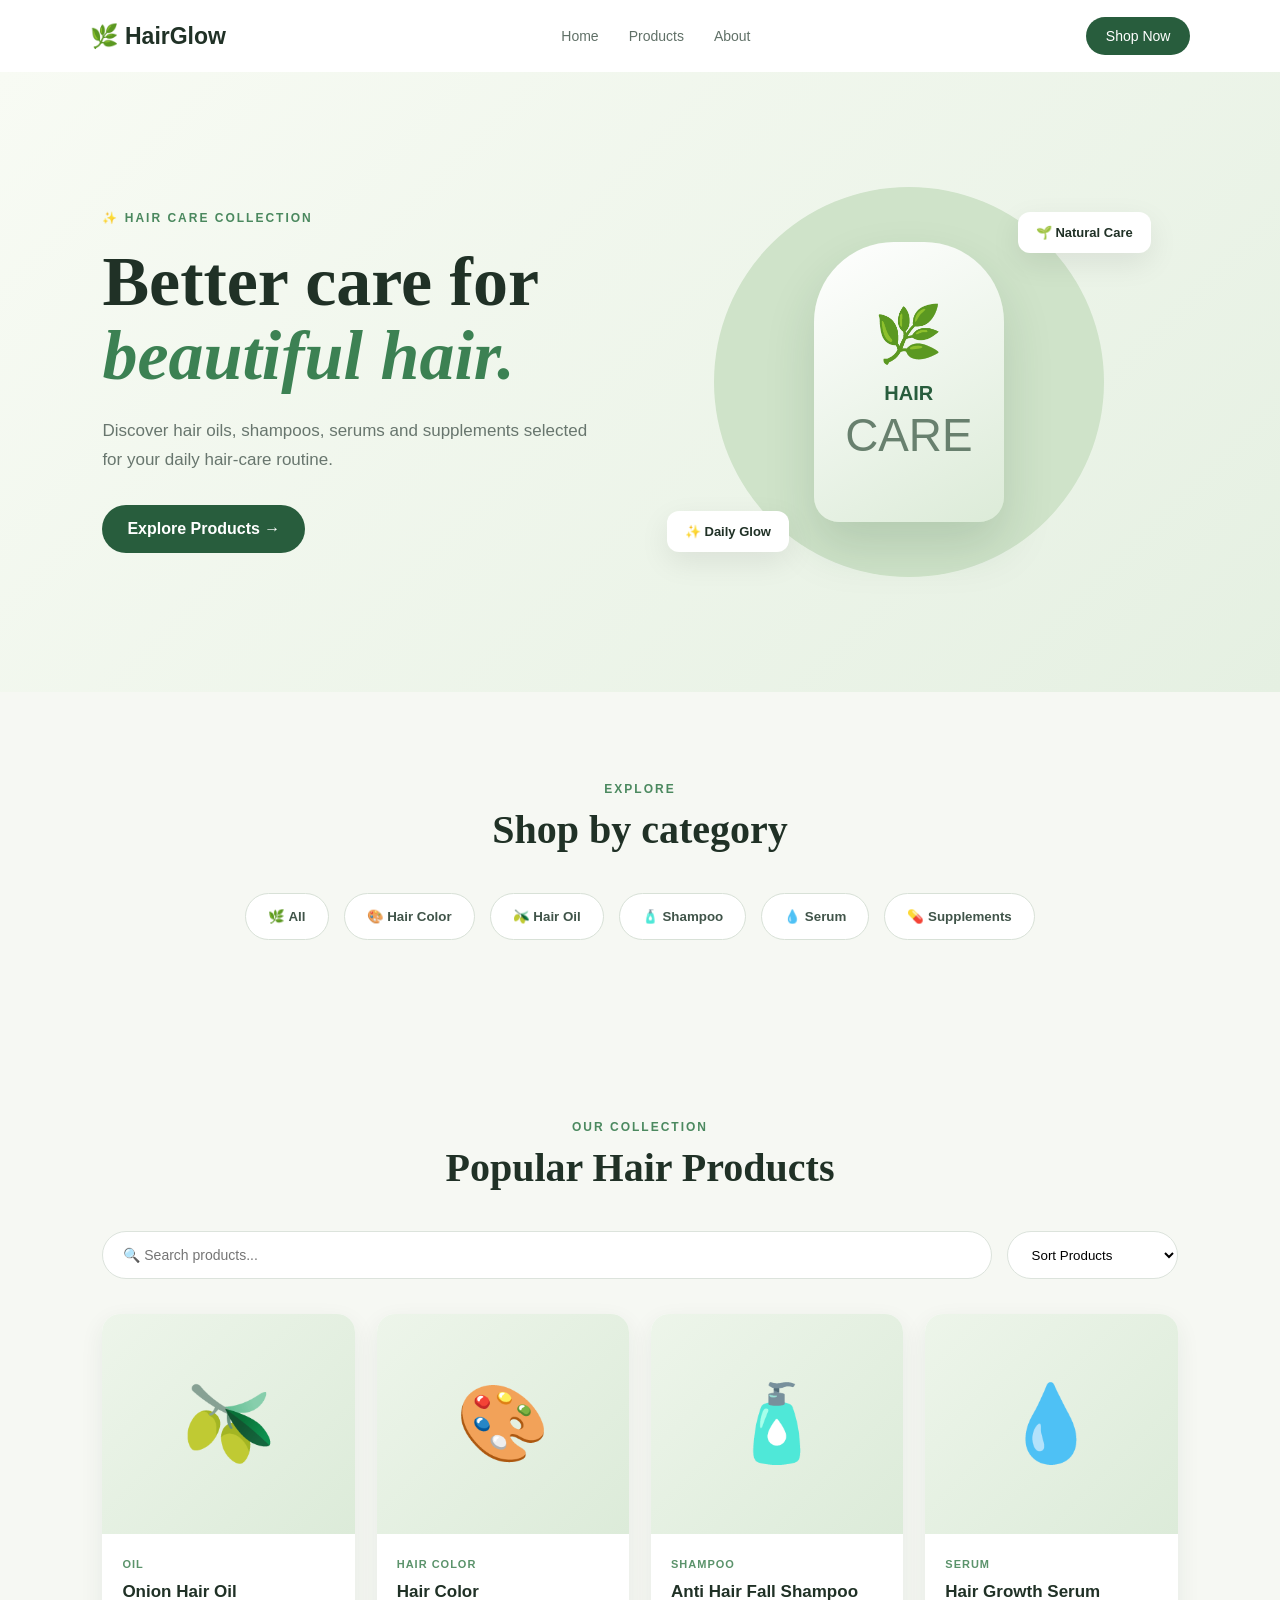
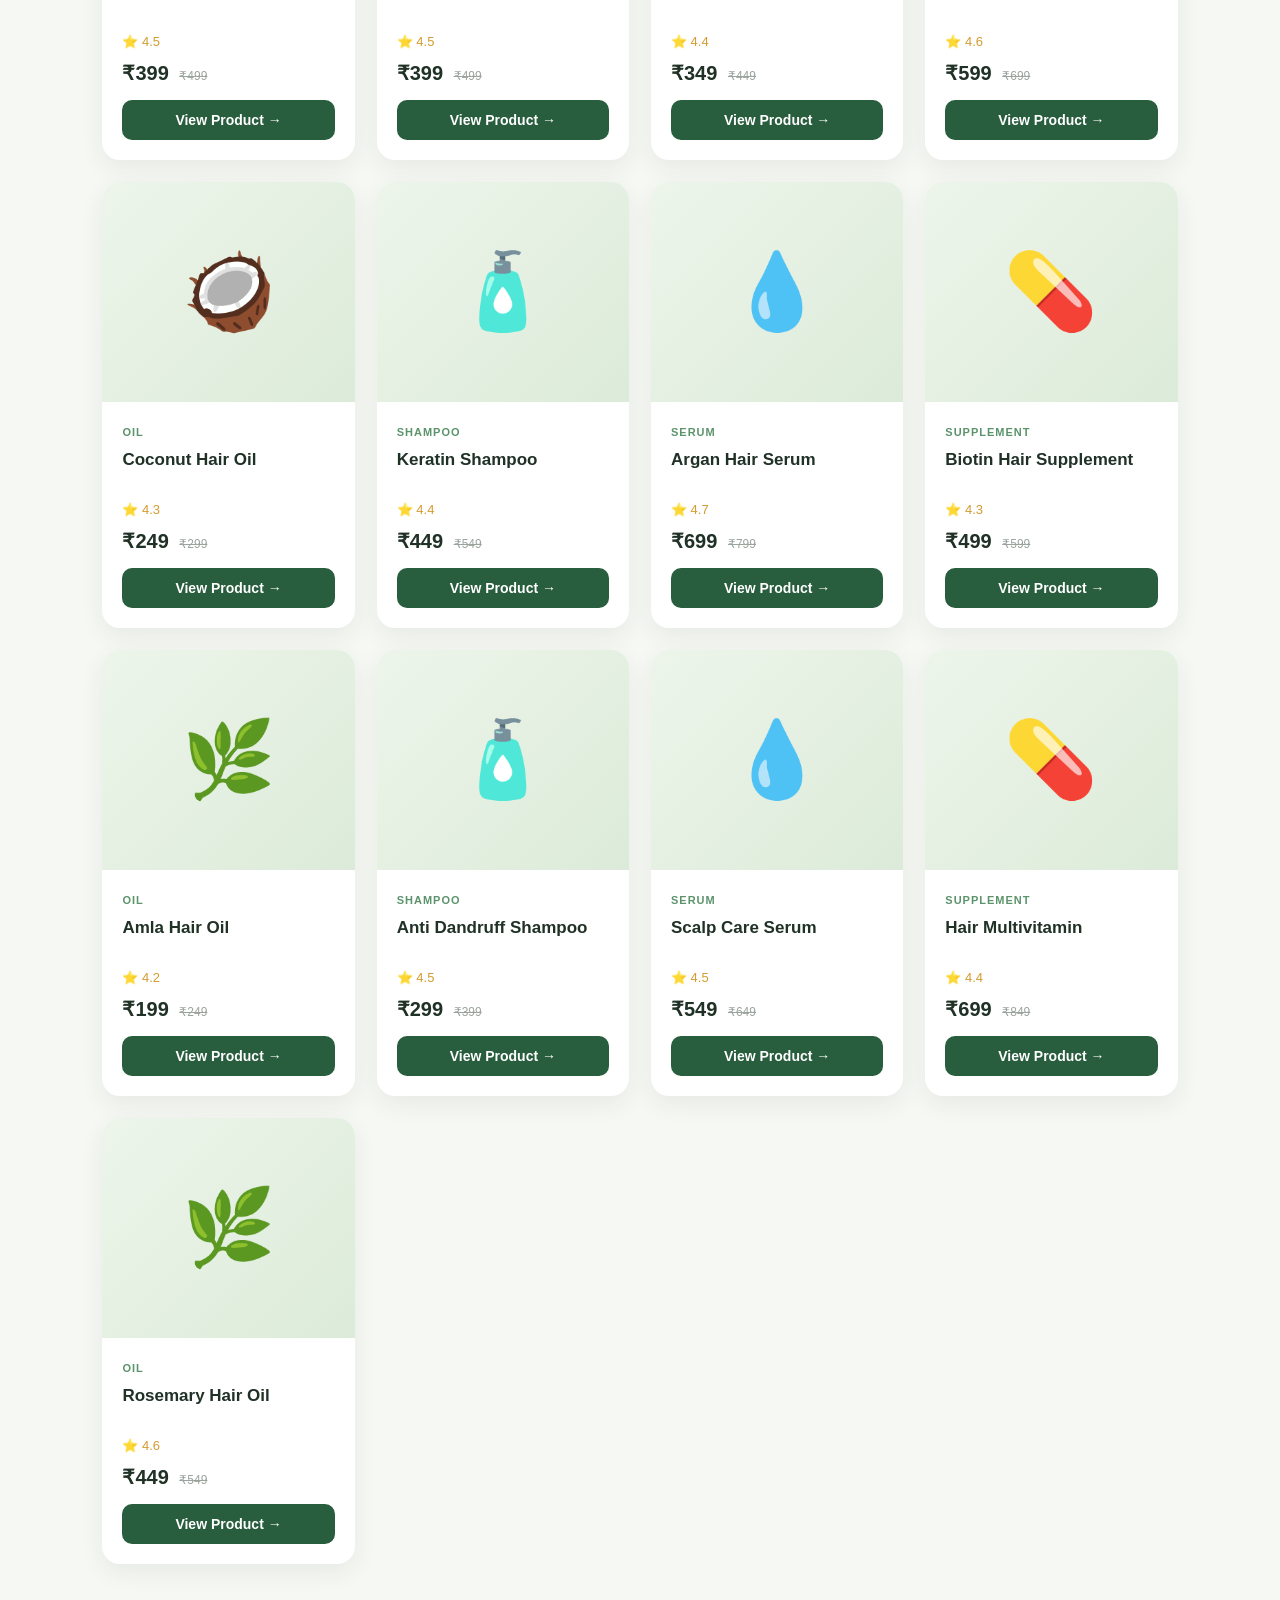
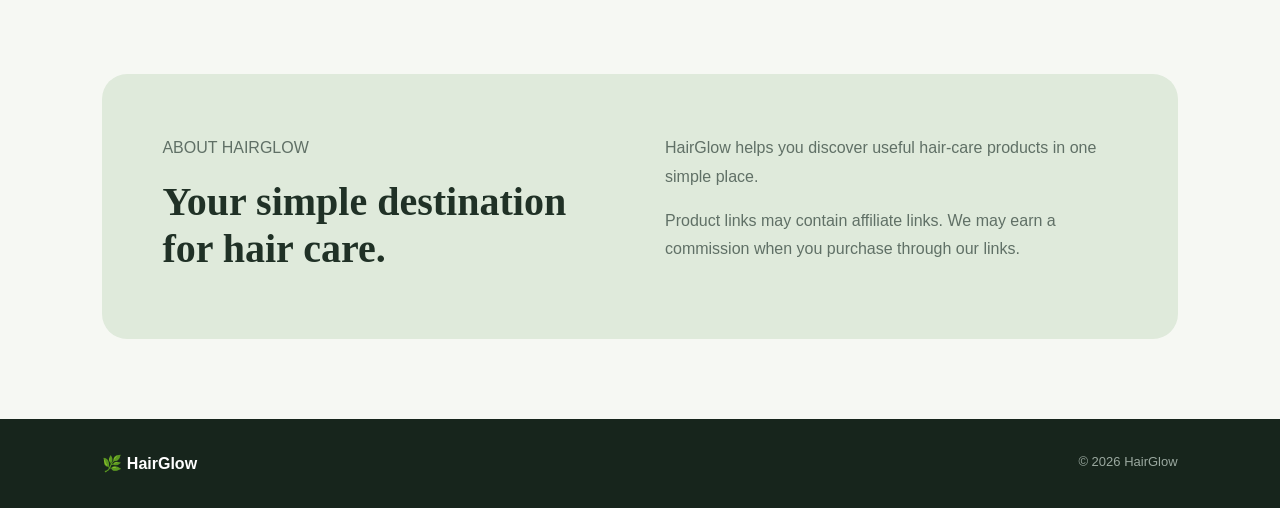
<file: index.html>
<!DOCTYPE html>
<html lang="en">

<head>
    <meta charset="UTF-8">
    <meta name="viewport" content="width=device-width, initial-scale=1.0">

    <title>HairGlow | Hair Care Store</title>

    <link rel="stylesheet" href="style.css">
</head>

<body>

    <!-- NAVBAR -->

    <header class="navbar">

        <div class="logo">
            🌿 HairGlow
        </div>

        <nav>
            <a href="#home">Home</a>
            <a href="#products">Products</a>
            <a href="#about">About</a>
        </nav>

        <a href="#products" class="shop-button">
            Shop Now
        </a>

    </header>


    <!-- HERO -->

    <section class="hero" id="home">

        <div class="hero-text">

            <p class="eyebrow">
                ✨ HAIR CARE COLLECTION
            </p>

            <h1>
                Better care for
                <span>beautiful hair.</span>
            </h1>

            <p class="hero-description">
                Discover hair oils, shampoos, serums and
                supplements selected for your daily hair-care routine.
            </p>

            <a href="#products" class="main-button">
                Explore Products →
            </a>

        </div>


        <div class="hero-visual">

            <div class="big-circle">

                <div class="bottle">
                    🌿
                    <strong>HAIR</strong>
                    <small>CARE</small>
                </div>

            </div>

            <div class="floating floating-one">
                🌱 Natural Care
            </div>

            <div class="floating floating-two">
                ✨ Daily Glow
            </div>

        </div>

    </section>


    <!-- CATEGORIES -->

    <section class="categories">

        <div class="section-title">

            <p>EXPLORE</p>

            <h2>Shop by category</h2>

        </div>


        <div class="category-buttons">

            <button onclick="filterProducts('All')">
                🌿 All
            </button>

            <button onclick="filterProducts('Hair Color')">
                🎨 Hair Color
            </button>

            <button onclick="filterProducts('Oil')">
                🫒 Hair Oil
            </button>

            <button onclick="filterProducts('Shampoo')">
                🧴 Shampoo
            </button>

            <button onclick="filterProducts('Serum')">
                💧 Serum
            </button>

            <button onclick="filterProducts('Supplement')">
                💊 Supplements
            </button>

        </div>

    </section>


    <!-- PRODUCTS -->

    <section class="products" id="products">

        <div class="section-title">

            <p>OUR COLLECTION</p>

            <h2>Popular Hair Products</h2>

        </div>


        <div class="product-tools">

            <input
                type="text"
                id="searchInput"
                placeholder="🔍 Search products..."
                oninput="searchProducts()"
            >


            <select
                id="sortSelect"
                onchange="sortProducts()"
            >

                <option value="default">
                    Sort Products
                </option>

                <option value="low">
                    Price: Low to High
                </option>

                <option value="high">
                    Price: High to Low
                </option>

            </select>

        </div>


        <div
            id="productGrid"
            class="product-grid"
        ></div>

    </section>


    <!-- ABOUT -->

    <section class="about" id="about">

        <div>

            <p>ABOUT HAIRGLOW</p>

            <h2>
                Your simple destination
                for hair care.
            </h2>

        </div>

        <div>

            <p>
                HairGlow helps you discover useful hair-care
                products in one simple place.
            </p>

            <p>
                Product links may contain affiliate links.
                We may earn a commission when you purchase
                through our links.
            </p>

        </div>

    </section>


    <!-- FOOTER -->

    <footer>

        <strong>
            🌿 HairGlow
        </strong>

        <span>
            © 2026 HairGlow
        </span>

    </footer>


    <script src="script.js"></script>

</body>

</html>
</file>
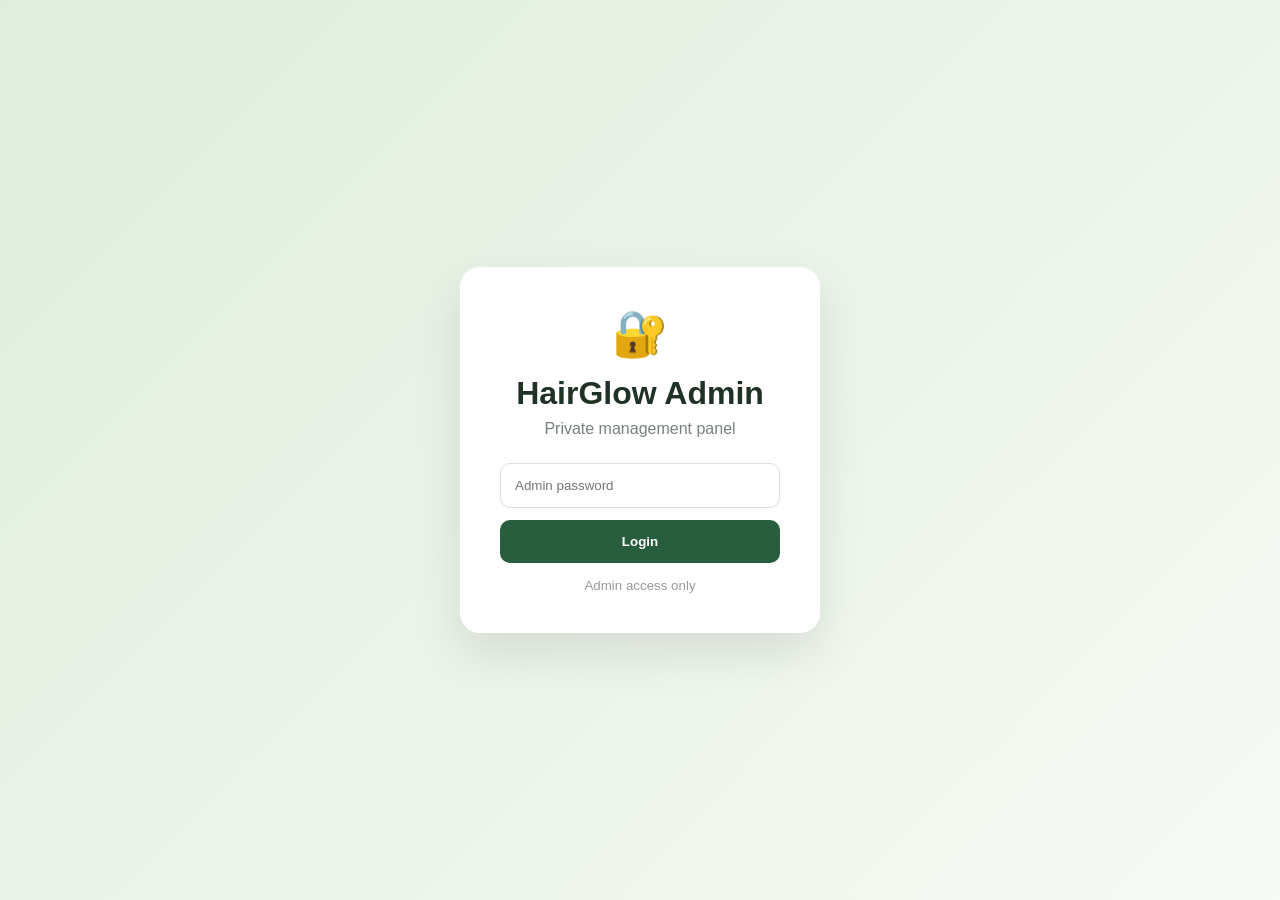
<file: admin.html>
<!DOCTYPE html>
<html lang="en">

<head>

    <meta charset="UTF-8">

    <meta
        name="viewport"
        content="width=device-width, initial-scale=1.0"
    >

    <title>HairGlow Admin</title>

    <link rel="stylesheet" href="admin.css">

</head>


<body>


    <!-- LOGIN -->

    <div
        id="loginScreen"
        class="login-screen"
    >

        <div class="login-box">

            <div class="admin-icon">
                🔐
            </div>

            <h1>
                HairGlow Admin
            </h1>

            <p>
                Private management panel
            </p>


            <input
                type="password"
                id="password"
                placeholder="Admin password"
            >


            <button onclick="login()">
                Login
            </button>


            <small>
                Admin access only
            </small>

        </div>

    </div>



    <!-- ADMIN -->

    <div
        id="adminPanel"
        class="admin-panel"
    >


        <header class="admin-header">

            <div>

                <h1>
                    🌿 HairGlow Admin
                </h1>

                <p>
                    Manage your products
                </p>

            </div>


            <div>

                <a
                    href="index.html"
                    target="_blank"
                >
                    View Store
                </a>


                <button onclick="logout()">
                    Logout
                </button>

            </div>

        </header>



        <main>


            <!-- ADD PRODUCT -->

            <section class="admin-card">

                <h2>
                    Add / Edit Product
                </h2>


                <form id="productForm">


                    <input
                        type="hidden"
                        id="editId"
                    >


                    <label>
                        Product Name
                    </label>

                    <input
                        type="text"
                        id="name"
                        placeholder="Example: Rosemary Hair Oil"
                        required
                    >


                    <label>
                        Category
                    </label>

                    <select id="category">

                        <option value="Oil">
                            Hair Oil
                        </option>

                        <option value="Hair Color">
                            Hair Color
                        </option>

                        <option value="Shampoo">
                            Shampoo
                        </option>

                        <option value="Serum">
                            Serum
                        </option>

                        <option value="Supplement">
                            Supplement
                        </option>

                    </select>


                    <label>
                        Price
                    </label>

                    <input
                        type="number"
                        id="price"
                        required
                    >


                    <label>
                        Original Price
                    </label>

                    <input
                        type="number"
                        id="oldPrice"
                        required
                    >


                    <label>
                        Rating
                    </label>

                    <input
                        type="number"
                        id="rating"
                        value="4.5"
                        min="1"
                        max="5"
                        step="0.1"
                    >


                    <label>
                        Product Icon
                    </label>

                    <input
                        type="text"
                        id="icon"
                        placeholder="🌿"
                        value="🌿"
                    >


                    <label>
                        Affiliate Link
                    </label>

                    <input
                        type="url"
                        id="link"
                        placeholder="https://amazon.in/..."
                        required
                    >


                    <div class="buttons">

                        <button
                            type="submit"
                            class="save"
                        >
                            Save Product
                        </button>


                        <button
                            type="button"
                            class="clear"
                            onclick="clearForm()"
                        >
                            Clear
                        </button>

                    </div>


                </form>

            </section>



            <!-- PRODUCTS -->

            <section class="admin-card">

                <h2>
                    Product Management
                </h2>


                <p class="product-count">
                    Total products:
                    <strong id="productCount">
                        0
                    </strong>
                </p>


                <div
                    id="adminProducts"
                    class="admin-products"
                ></div>

            </section>


        </main>

    </div>


    <script src="admin.js"></script>

</body>

</html>
</file>
<file: style.css>
* {
    margin: 0;
    padding: 0;
    box-sizing: border-box;
}


html {
    scroll-behavior: smooth;
}


body {
    font-family: Arial, sans-serif;

    background: #f6f8f3;

    color: #203126;
}


a {
    text-decoration: none;
    color: inherit;
}


/* NAVBAR */

.navbar {
    height: 72px;

    padding: 0 7%;

    background: white;

    display: flex;

    align-items: center;

    justify-content: space-between;

    position: sticky;

    top: 0;

    z-index: 100;
}


.logo {
    font-size: 23px;

    font-weight: bold;
}


.navbar nav {
    display: flex;

    gap: 30px;
}


.navbar nav a {
    color: #607067;

    font-size: 14px;
}


.navbar nav a:hover {
    color: #34734b;
}


.shop-button {
    background: #285d3d;

    color: white;

    padding: 11px 20px;

    border-radius: 25px;

    font-size: 14px;
}


/* HERO */

.hero {
    min-height: 620px;

    padding: 70px 8%;

    display: grid;

    grid-template-columns: 1fr 1fr;

    align-items: center;

    background:
        linear-gradient(
            135deg,
            #f8fbf4,
            #e5f0e2
        );
}


.hero-text {
    max-width: 600px;
}


.eyebrow {
    color: #4a885e;

    font-size: 12px;

    font-weight: bold;

    letter-spacing: 2px;

    margin-bottom: 20px;
}


.hero h1 {
    font-family: Georgia, serif;

    font-size: 70px;

    line-height: 1.05;

    margin-bottom: 25px;
}


.hero h1 span {
    color: #3c8153;

    font-style: italic;
}


.hero-description {
    color: #68766e;

    line-height: 1.7;

    max-width: 500px;

    font-size: 17px;

    margin-bottom: 30px;
}


.main-button {
    display: inline-block;

    background: #285d3d;

    color: white;

    padding: 15px 25px;

    border-radius: 30px;

    font-weight: bold;
}


/* HERO GRAPHIC */

.hero-visual {
    height: 480px;

    position: relative;

    display: flex;

    justify-content: center;

    align-items: center;
}


.big-circle {
    width: 390px;

    height: 390px;

    background: #cfe3c9;

    border-radius: 50%;

    display: flex;

    justify-content: center;

    align-items: center;
}


.bottle {
    width: 190px;

    height: 280px;

    background:
        linear-gradient(
            150deg,
            #ffffff,
            #dcebd8
        );

    border-radius: 80px 80px 25px 25px;

    box-shadow:
        0 25px 50px rgba(30, 70, 40, .15);

    display: flex;

    flex-direction: column;

    justify-content: center;

    align-items: center;

    font-size: 55px;
}


.bottle strong {
    font-size: 20px;

    color: #285d3d;

    margin-top: 15px;
}


.bottle small {
    color: #68806e;

    margin-top: 5px;
}


.floating {
    position: absolute;

    background: white;

    padding: 13px 18px;

    border-radius: 12px;

    box-shadow:
        0 10px 30px rgba(0,0,0,.08);

    font-size: 13px;

    font-weight: bold;
}


.floating-one {
    top: 70px;

    right: 5%;
}


.floating-two {
    bottom: 70px;

    left: 5%;
}


/* SECTIONS */

.categories,
.products {
    padding: 90px 8%;
}


.section-title {
    text-align: center;

    margin-bottom: 40px;
}


.section-title p {
    color: #4b895f;

    font-size: 12px;

    letter-spacing: 2px;

    font-weight: bold;

    margin-bottom: 10px;
}


.section-title h2 {
    font-family: Georgia, serif;

    font-size: 40px;
}


/* CATEGORY */

.category-buttons {
    display: flex;

    justify-content: center;

    gap: 15px;

    flex-wrap: wrap;
}


.category-buttons button {
    border: 1px solid #d8e1d7;

    background: white;

    padding: 15px 22px;

    border-radius: 30px;

    cursor: pointer;

    font-weight: bold;

    color: #405449;

    transition: .2s;
}


.category-buttons button:hover {
    background: #285d3d;

    color: white;
}


/* SEARCH */

.product-tools {
    display: flex;

    gap: 15px;

    margin-bottom: 35px;
}


.product-tools input {
    flex: 1;

    border: 1px solid #dce3dc;

    background: white;

    padding: 15px 20px;

    border-radius: 30px;

    outline: none;

    font-size: 14px;
}


.product-tools select {
    border: 1px solid #dce3dc;

    background: white;

    padding: 0 20px;

    border-radius: 30px;

    outline: none;
}


/* PRODUCTS */

.product-grid {
    display: grid;

    grid-template-columns:
        repeat(4, 1fr);

    gap: 22px;
}


.product-card {
    background: white;

    border-radius: 18px;

    overflow: hidden;

    box-shadow:
        0 8px 25px rgba(30,60,40,.07);

    transition: .25s;
}


.product-card:hover {
    transform: translateY(-6px);

    box-shadow:
        0 18px 35px rgba(30,60,40,.12);
}


.product-picture {
    height: 220px;

    display: flex;

    align-items: center;

    justify-content: center;

    font-size: 75px;

    background:
        linear-gradient(
            135deg,
            #edf5ea,
            #dcebd9
        );
}


.product-info {
    padding: 20px;
}


.product-category {
    color: #5b936b;

    font-size: 11px;

    font-weight: bold;

    letter-spacing: 1px;

    text-transform: uppercase;
}


.product-info h3 {
    font-size: 17px;

    margin: 10px 0;

    min-height: 42px;
}


.rating {
    color: #d49b2f;

    font-size: 13px;

    margin-bottom: 12px;
}


.price-row {
    display: flex;

    justify-content: space-between;

    align-items: center;

    margin-bottom: 15px;
}


.price {
    font-size: 20px;

    font-weight: bold;
}


.old-price {
    font-size: 12px;

    color: #9aa49d;

    text-decoration: line-through;

    margin-left: 5px;
}


.buy-button {
    display: block;

    text-align: center;

    background: #285d3d;

    color: white;

    padding: 12px;

    border-radius: 10px;

    font-weight: bold;

    font-size: 14px;
}


/* ABOUT */

.about {
    margin: 20px 8% 80px;

    padding: 60px;

    background: #dfeadb;

    border-radius: 25px;

    display: grid;

    grid-template-columns: 1fr 1fr;

    gap: 50px;
}


.about h2 {
    font-family: Georgia, serif;

    font-size: 40px;
}


.about p {
    color: #607066;

    line-height: 1.8;

    margin-bottom: 15px;
}


/* FOOTER */

footer {
    background: #17251c;

    color: white;

    padding: 35px 8%;

    display: flex;

    justify-content: space-between;
}


footer span {
    color: #9ba9a0;

    font-size: 13px;
}


/* MOBILE */

@media(max-width: 900px) {

    .navbar nav {
        display: none;
    }


    .hero {
        grid-template-columns: 1fr;

        text-align: center;
    }


    .hero-description {
        margin-left: auto;

        margin-right: auto;
    }


    .hero-visual {
        margin-top: 40px;
    }


    .product-grid {
        grid-template-columns:
            repeat(2, 1fr);
    }


    .about {
        grid-template-columns: 1fr;
    }

}


@media(max-width: 550px) {

    .hero h1 {
        font-size: 48px;
    }


    .big-circle {
        width: 300px;

        height: 300px;
    }


    .bottle {
        width: 140px;

        height: 220px;
    }


    .categories,
    .products {
        padding: 60px 5%;
    }


    .product-grid {
        grid-template-columns: 1fr;
    }


    .product-tools {
        flex-direction: column;
    }


    .product-tools select {
        height: 45px;
    }


    .about {
        margin-left: 5%;

        margin-right: 5%;

        padding: 35px 25px;
    }


    footer {
        flex-direction: column;

        gap: 15px;

        text-align: center;
    }

}
</file>
<file: admin.css>
* {
    box-sizing: border-box;

    margin: 0;

    padding: 0;
}


body {
    font-family: Arial, sans-serif;

    background: #f3f6f1;

    color: #203126;
}


/* LOGIN */

.login-screen {
    min-height: 100vh;

    display: flex;

    justify-content: center;

    align-items: center;

    background:
        linear-gradient(
            135deg,
            #dfeedd,
            #f7faf5
        );
}


.login-box {
    width: 360px;

    background: white;

    padding: 40px;

    border-radius: 20px;

    text-align: center;

    box-shadow:
        0 20px 50px rgba(0,0,0,.1);
}


.admin-icon {
    font-size: 45px;

    margin-bottom: 15px;
}


.login-box h1 {
    margin-bottom: 8px;
}


.login-box p {
    color: #78827b;

    margin-bottom: 25px;
}


.login-box input {
    width: 100%;

    padding: 14px;

    border: 1px solid #ddd;

    border-radius: 10px;

    margin-bottom: 12px;

    outline: none;
}


.login-box button {
    width: 100%;

    padding: 14px;

    background: #285d3d;

    color: white;

    border: none;

    border-radius: 10px;

    cursor: pointer;

    font-weight: bold;
}


.login-box small {
    display: block;

    margin-top: 15px;

    color: #999;
}


/* ADMIN */

.admin-panel {
    display: none;
}


.admin-header {
    background: #17251c;

    color: white;

    padding: 25px 7%;

    display: flex;

    justify-content: space-between;

    align-items: center;
}


.admin-header p {
    color: #aab6ae;

    margin-top: 5px;
}


.admin-header a,
.admin-header button {
    display: inline-block;

    background: transparent;

    border: 1px solid #75867b;

    color: white;

    padding: 10px 15px;

    border-radius: 8px;

    cursor: pointer;

    text-decoration: none;

    margin-left: 5px;
}


main {
    max-width: 900px;

    margin: auto;

    padding: 40px 20px;
}


.admin-card {
    background: white;

    padding: 30px;

    border-radius: 18px;

    margin-bottom: 25px;

    box-shadow:
        0 8px 25px rgba(0,0,0,.05);
}


.admin-card h2 {
    margin-bottom: 25px;
}


label {
    display: block;

    margin-top: 15px;

    margin-bottom: 6px;

    font-size: 13px;

    font-weight: bold;
}


input,
select {
    width: 100%;

    padding: 13px;

    border: 1px solid #ddd;

    border-radius: 8px;

    outline: none;
}


.buttons {
    display: flex;

    gap: 10px;

    margin-top: 25px;
}


.buttons button {
    padding: 12px 20px;

    border: none;

    border-radius: 8px;

    cursor: pointer;

    font-weight: bold;
}


.save {
    background: #285d3d;

    color: white;
}


.clear {
    background: #e9ece9;
}


.product-count {
    color: #68746c;

    margin-bottom: 20px;
}


.admin-products {
    display: flex;

    flex-direction: column;

    gap: 10px;
}


.admin-product {
    border: 1px solid #e2e7e2;

    border-radius: 10px;

    padding: 15px;

    display: grid;

    grid-template-columns:
        1fr auto;

    align-items: center;

    gap: 15px;
}


.admin-product h3 {
    font-size: 16px;

    margin-bottom: 5px;
}


.admin-product p {
    color: #78837c;

    font-size: 13px;
}


.admin-actions button {
    padding: 8px 12px;

    border: none;

    border-radius: 7px;

    cursor: pointer;

    margin-left: 5px;
}


.edit {
    background: #e2eee2;
}


.delete {
    background: #ffe4e4;

    color: #a33;
}


@media(max-width:600px) {

    .admin-header {
        flex-direction: column;

        gap: 20px;

        text-align: center;
    }


    .admin-product {
        grid-template-columns: 1fr;
    }

}
</file>
